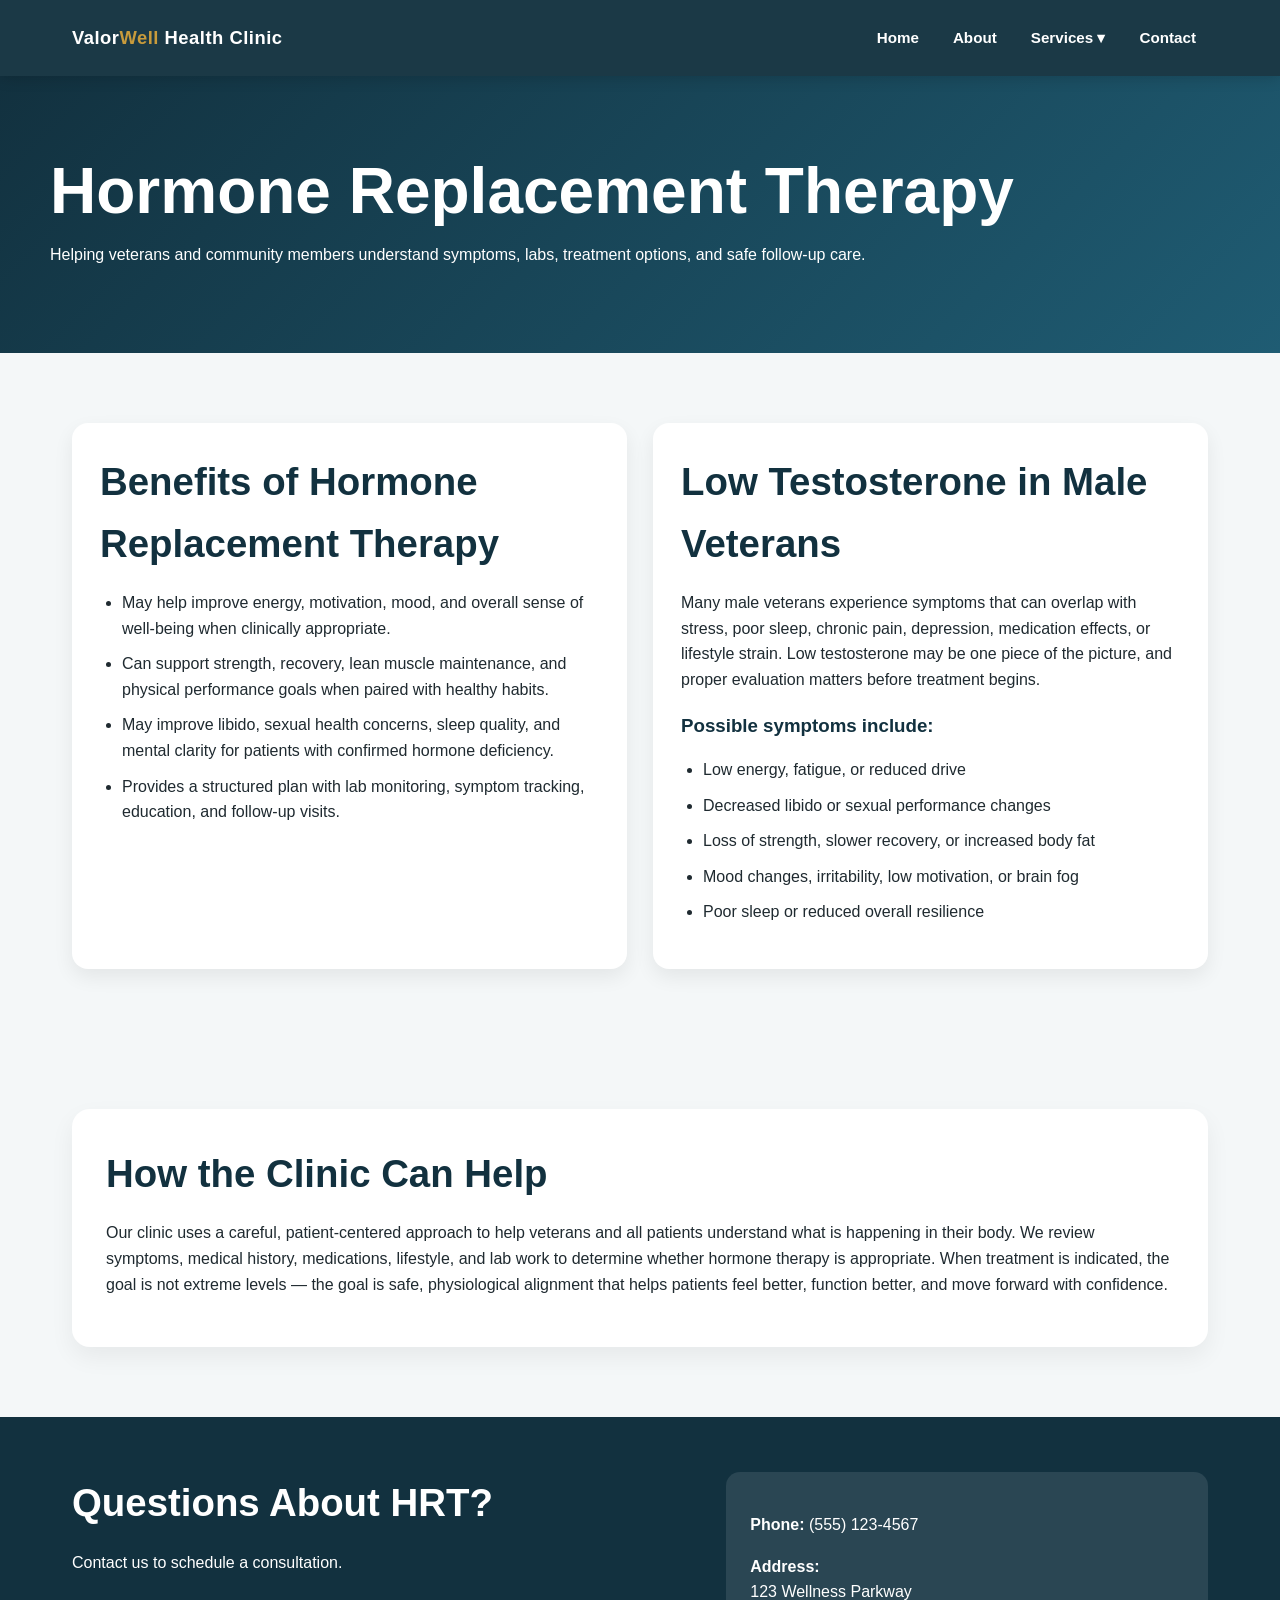
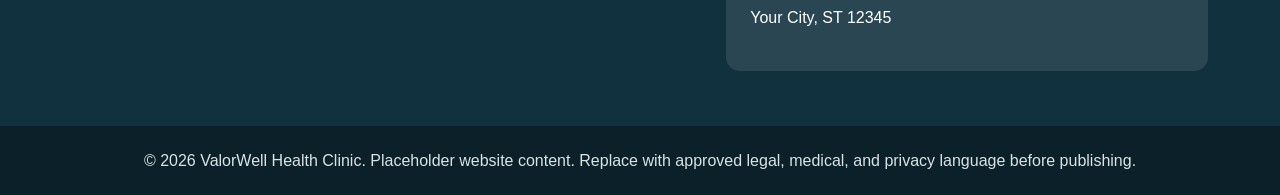
<file: hormone-replacement-therapy.html>
<!DOCTYPE html>
<html lang="en">
<head><meta charset="UTF-8"><meta name="viewport" content="width=device-width, initial-scale=1.0"><title>Hormone Replacement Therapy | ValorWell Health Clinic</title><link rel="stylesheet" href="style.css"></head>
<body>

<header>
  <div class="nav">
    <a class="logo" href="index.html">Valor<span>Well</span> Health Clinic</a>
    <nav class="menu">
      <a href="index.html">Home</a>
      <a href="about.html">About</a>
      <div class="dropdown">
        <div class="dropbtn">Services ▾</div>
        <div class="dropdown-content">
          <a href="services.html">All Services</a>
          <a href="hormone-replacement-therapy.html">Hormone Replacement Therapy</a>
          <a href="psychological-services.html">Psychological Services / Counseling</a>
        </div>
      </div>
      <a href="#contact">Contact</a>
    </nav>
  </div>
</header>

<section class="page-hero"><div class="wrap"><h1>Hormone Replacement Therapy</h1><p>Helping veterans and community members understand symptoms, labs, treatment options, and safe follow-up care.</p></div></section>
<section class="section two-col">
  <div class="panel">
    <h2>Benefits of Hormone Replacement Therapy</h2>
    <ul>
      <li>May help improve energy, motivation, mood, and overall sense of well-being when clinically appropriate.</li>
      <li>Can support strength, recovery, lean muscle maintenance, and physical performance goals when paired with healthy habits.</li>
      <li>May improve libido, sexual health concerns, sleep quality, and mental clarity for patients with confirmed hormone deficiency.</li>
      <li>Provides a structured plan with lab monitoring, symptom tracking, education, and follow-up visits.</li>
    </ul>
  </div>
  <div class="panel">
    <h2>Low Testosterone in Male Veterans</h2>
    <p>Many male veterans experience symptoms that can overlap with stress, poor sleep, chronic pain, depression, medication effects, or lifestyle strain. Low testosterone may be one piece of the picture, and proper evaluation matters before treatment begins.</p>
    <h3>Possible symptoms include:</h3>
    <ul>
      <li>Low energy, fatigue, or reduced drive</li>
      <li>Decreased libido or sexual performance changes</li>
      <li>Loss of strength, slower recovery, or increased body fat</li>
      <li>Mood changes, irritability, low motivation, or brain fog</li>
      <li>Poor sleep or reduced overall resilience</li>
    </ul>
  </div>
</section>
<section class="section">
  <div class="intro">
    <h2>How the Clinic Can Help</h2>
    <p>Our clinic uses a careful, patient-centered approach to help veterans and all patients understand what is happening in their body. We review symptoms, medical history, medications, lifestyle, and lab work to determine whether hormone therapy is appropriate. When treatment is indicated, the goal is not extreme levels — the goal is safe, physiological alignment that helps patients feel better, function better, and move forward with confidence.</p>
  </div>
</section>
<section class="contact-band" id="contact"><div class="contact-grid"><div><h2>Questions About HRT?</h2><p>Contact us to schedule a consultation.</p></div><div class="contact-box"><p><strong>Phone:</strong> (555) 123-4567</p><p><strong>Address:</strong><br>123 Wellness Parkway<br>Your City, ST 12345</p></div></div></section>

<footer>
  © 2026 ValorWell Health Clinic. Placeholder website content. Replace with approved legal, medical, and privacy language before publishing.
</footer>

</body></html>
</file>
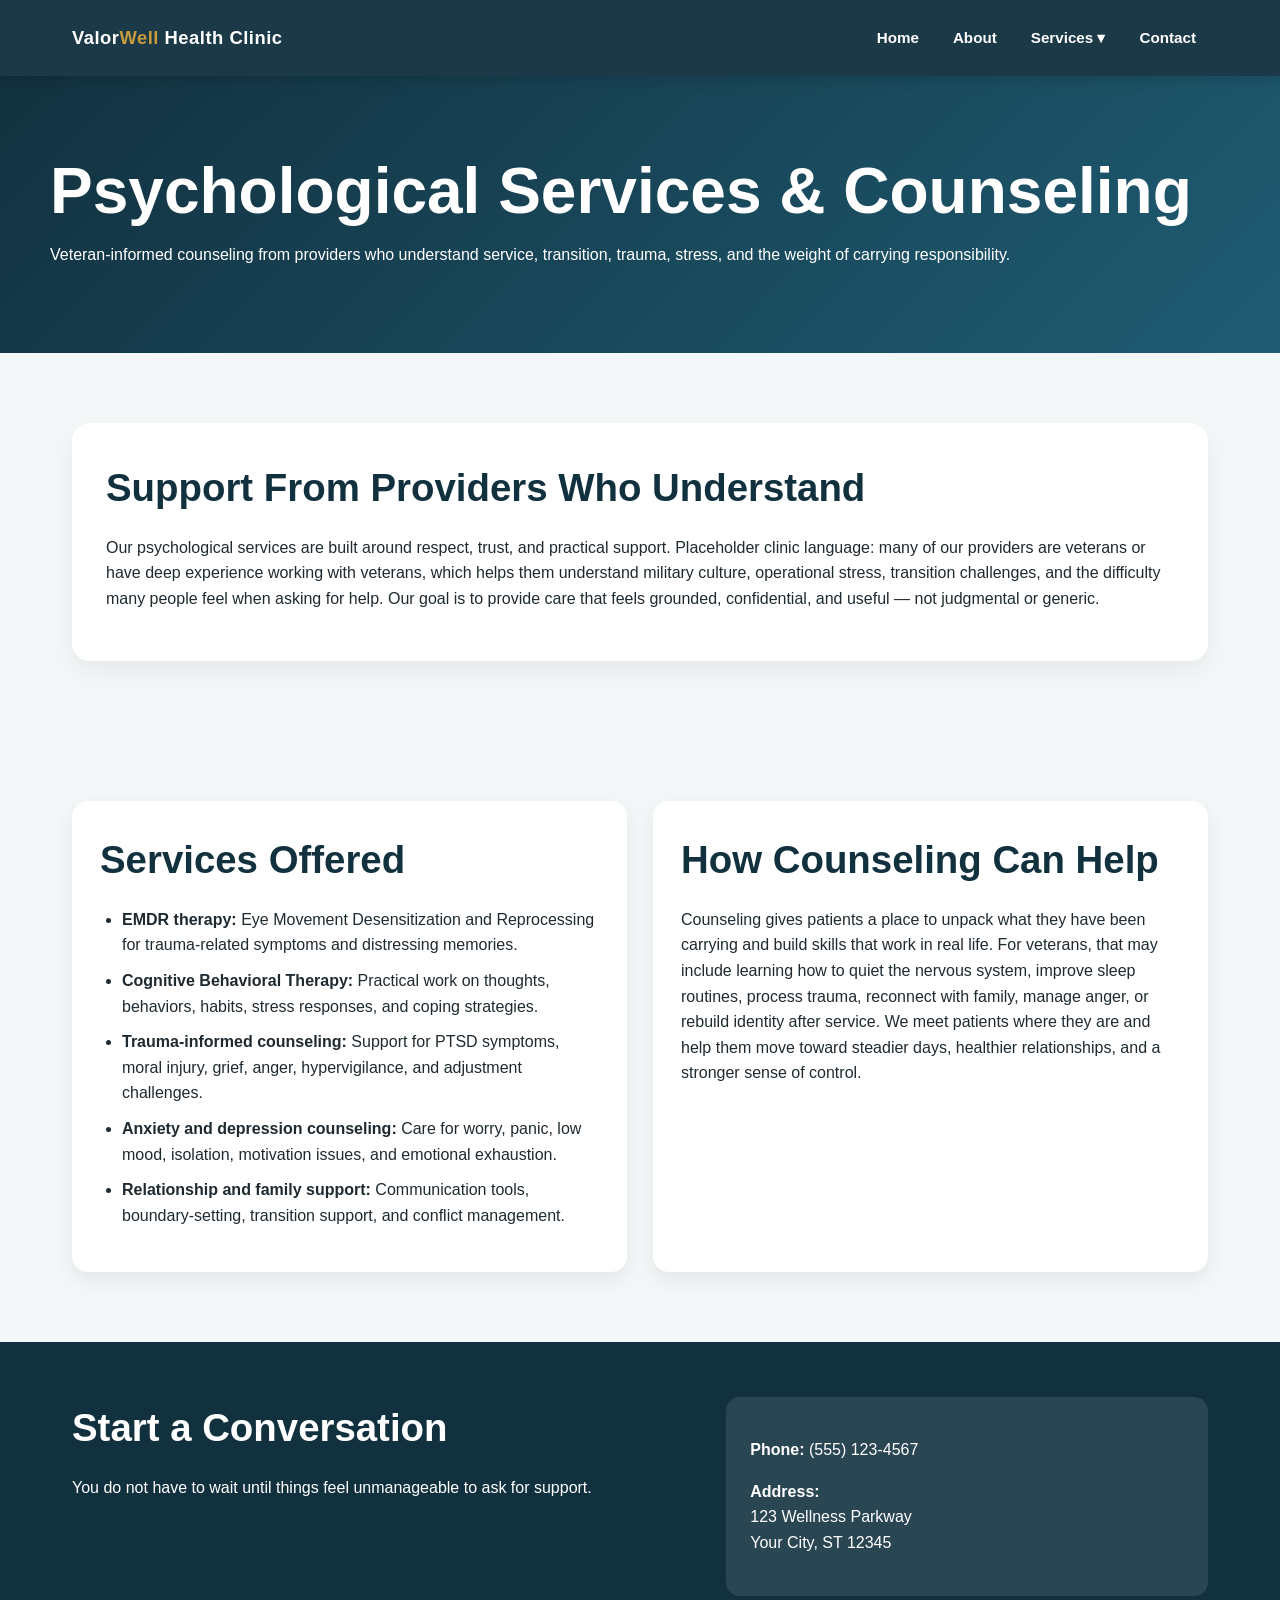
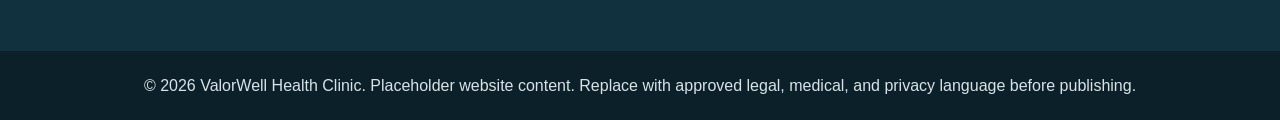
<file: psychological-services.html>
<!DOCTYPE html>
<html lang="en">
<head><meta charset="UTF-8"><meta name="viewport" content="width=device-width, initial-scale=1.0"><title>Psychological Services | ValorWell Health Clinic</title><link rel="stylesheet" href="style.css"></head>
<body>

<header>
  <div class="nav">
    <a class="logo" href="index.html">Valor<span>Well</span> Health Clinic</a>
    <nav class="menu">
      <a href="index.html">Home</a>
      <a href="about.html">About</a>
      <div class="dropdown">
        <div class="dropbtn">Services ▾</div>
        <div class="dropdown-content">
          <a href="services.html">All Services</a>
          <a href="hormone-replacement-therapy.html">Hormone Replacement Therapy</a>
          <a href="psychological-services.html">Psychological Services / Counseling</a>
        </div>
      </div>
      <a href="#contact">Contact</a>
    </nav>
  </div>
</header>

<section class="page-hero"><div class="wrap"><h1>Psychological Services & Counseling</h1><p>Veteran-informed counseling from providers who understand service, transition, trauma, stress, and the weight of carrying responsibility.</p></div></section>
<section class="section">
  <div class="intro">
    <h2>Support From Providers Who Understand</h2>
    <p>Our psychological services are built around respect, trust, and practical support. Placeholder clinic language: many of our providers are veterans or have deep experience working with veterans, which helps them understand military culture, operational stress, transition challenges, and the difficulty many people feel when asking for help. Our goal is to provide care that feels grounded, confidential, and useful — not judgmental or generic.</p>
  </div>
</section>
<section class="section two-col">
  <div class="panel">
    <h2>Services Offered</h2>
    <ul>
      <li><strong>EMDR therapy:</strong> Eye Movement Desensitization and Reprocessing for trauma-related symptoms and distressing memories.</li>
      <li><strong>Cognitive Behavioral Therapy:</strong> Practical work on thoughts, behaviors, habits, stress responses, and coping strategies.</li>
      <li><strong>Trauma-informed counseling:</strong> Support for PTSD symptoms, moral injury, grief, anger, hypervigilance, and adjustment challenges.</li>
      <li><strong>Anxiety and depression counseling:</strong> Care for worry, panic, low mood, isolation, motivation issues, and emotional exhaustion.</li>
      <li><strong>Relationship and family support:</strong> Communication tools, boundary-setting, transition support, and conflict management.</li>
    </ul>
  </div>
  <div class="panel">
    <h2>How Counseling Can Help</h2>
    <p>Counseling gives patients a place to unpack what they have been carrying and build skills that work in real life. For veterans, that may include learning how to quiet the nervous system, improve sleep routines, process trauma, reconnect with family, manage anger, or rebuild identity after service. We meet patients where they are and help them move toward steadier days, healthier relationships, and a stronger sense of control.</p>
  </div>
</section>
<section class="contact-band" id="contact"><div class="contact-grid"><div><h2>Start a Conversation</h2><p>You do not have to wait until things feel unmanageable to ask for support.</p></div><div class="contact-box"><p><strong>Phone:</strong> (555) 123-4567</p><p><strong>Address:</strong><br>123 Wellness Parkway<br>Your City, ST 12345</p></div></div></section>

<footer>
  © 2026 ValorWell Health Clinic. Placeholder website content. Replace with approved legal, medical, and privacy language before publishing.
</footer>

</body></html>
</file>
<file: style.css>
:root {
  --navy: #12313f;
  --blue: #1f5c73;
  --soft: #f4f7f8;
  --gold: #c89b3c;
  --text: #1f2a30;
  --muted: #64747d;
  --white: #ffffff;
}
* { box-sizing: border-box; }
body {
  margin: 0;
  font-family: Arial, Helvetica, sans-serif;
  color: var(--text);
  background: var(--soft);
  line-height: 1.6;
}
a { color: inherit; text-decoration: none; }
header {
  position: sticky;
  top: 0;
  z-index: 100;
  background: rgba(18,49,63,.96);
  color: white;
  box-shadow: 0 2px 14px rgba(0,0,0,.16);
}
.nav {
  max-width: 1180px;
  margin: auto;
  display: flex;
  align-items: center;
  justify-content: space-between;
  padding: 16px 22px;
}
.logo {
  font-weight: 800;
  letter-spacing: .5px;
  font-size: 1.15rem;
}
.logo span { color: var(--gold); }
.menu {
  display: flex;
  gap: 10px;
  align-items: center;
}
.menu a, .dropbtn {
  color: white;
  padding: 10px 12px;
  border-radius: 8px;
  font-weight: 700;
  font-size: .95rem;
}
.menu a:hover, .dropdown:hover .dropbtn { background: rgba(255,255,255,.12); }
.dropdown { position: relative; display: inline-block; }
.dropbtn { cursor: pointer; }
.dropdown-content {
  display: none;
  position: absolute;
  right: 0;
  background: white;
  color: var(--text);
  min-width: 245px;
  border-radius: 10px;
  overflow: hidden;
  box-shadow: 0 12px 28px rgba(0,0,0,.2);
}
.dropdown-content a {
  color: var(--text);
  display: block;
  padding: 13px 16px;
  border-radius: 0;
}
.dropdown-content a:hover { background: #edf4f6; }
.dropdown:hover .dropdown-content { display: block; }
.hero {
  min-height: 78vh;
  background: linear-gradient(rgba(18,49,63,.62), rgba(18,49,63,.5)), url('assets/clinic-placeholder.svg') center/cover no-repeat;
  color: white;
  display: flex;
  align-items: center;
}
.hero-inner {
  max-width: 1180px;
  margin: auto;
  padding: 70px 22px;
  width: 100%;
}
.hero-card {
  max-width: 720px;
  background: rgba(18,49,63,.78);
  padding: 38px;
  border-radius: 18px;
  border-left: 6px solid var(--gold);
}
.eyebrow {
  color: #f2cf78;
  font-weight: 800;
  text-transform: uppercase;
  letter-spacing: .08em;
}
h1 {
  font-size: clamp(2.2rem, 5vw, 4.7rem);
  line-height: 1.05;
  margin: 12px 0 20px;
}
h2 {
  color: var(--navy);
  font-size: clamp(1.8rem, 3vw, 2.7rem);
  margin: 0 0 14px;
}
h3 { color: var(--navy); margin-bottom: 8px; }
.hero p { font-size: 1.15rem; }
.btn-row { display: flex; flex-wrap: wrap; gap: 12px; margin-top: 24px; }
.btn {
  display: inline-block;
  background: var(--gold);
  color: #1b1b1b;
  padding: 13px 18px;
  border-radius: 9px;
  font-weight: 800;
}
.btn.secondary { background: white; color: var(--navy); }
.section {
  max-width: 1180px;
  margin: auto;
  padding: 70px 22px;
}
.intro {
  background: white;
  border-radius: 18px;
  padding: 34px;
  box-shadow: 0 10px 24px rgba(0,0,0,.06);
}
.cards {
  display: grid;
  grid-template-columns: repeat(3, 1fr);
  gap: 22px;
  margin-top: 28px;
}
.card {
  background: white;
  border-radius: 16px;
  overflow: hidden;
  box-shadow: 0 8px 20px rgba(0,0,0,.08);
  transition: transform .2s ease, box-shadow .2s ease;
}
.card:hover { transform: translateY(-4px); box-shadow: 0 14px 28px rgba(0,0,0,.12); }
.card img { width: 100%; height: 210px; object-fit: cover; display: block; }
.card-content { padding: 22px; }
.contact-band {
  background: var(--navy);
  color: white;
}
.contact-grid {
  max-width: 1180px;
  margin: auto;
  padding: 55px 22px;
  display: grid;
  grid-template-columns: 1.3fr 1fr;
  gap: 28px;
}
.contact-grid h2 { color: white; }
.contact-box {
  background: rgba(255,255,255,.1);
  padding: 24px;
  border-radius: 14px;
}
.page-hero {
  background: linear-gradient(135deg, var(--navy), var(--blue));
  color: white;
  padding: 70px 22px;
}
.page-hero .wrap { max-width: 1180px; margin: auto; }
.page-hero h1 { margin-bottom: 12px; }
.two-col {
  display: grid;
  grid-template-columns: 1fr 1fr;
  gap: 26px;
}
.panel {
  background: white;
  border-radius: 16px;
  padding: 28px;
  box-shadow: 0 8px 20px rgba(0,0,0,.07);
}
ul { padding-left: 22px; }
li { margin-bottom: 10px; }
.team {
  display: grid;
  grid-template-columns: repeat(4, 1fr);
  gap: 22px;
}
.team img { width: 100%; height: 230px; object-fit: cover; border-radius: 14px; }
footer {
  background: #0c2029;
  color: #d9e3e7;
  text-align: center;
  padding: 22px;
}
@media (max-width: 850px) {
  .nav { align-items: flex-start; gap: 12px; flex-direction: column; }
  .menu { flex-wrap: wrap; }
  .dropdown-content { left: 0; right: auto; }
  .cards, .two-col, .contact-grid, .team { grid-template-columns: 1fr; }
  .hero-card { padding: 25px; }
}
</file>
